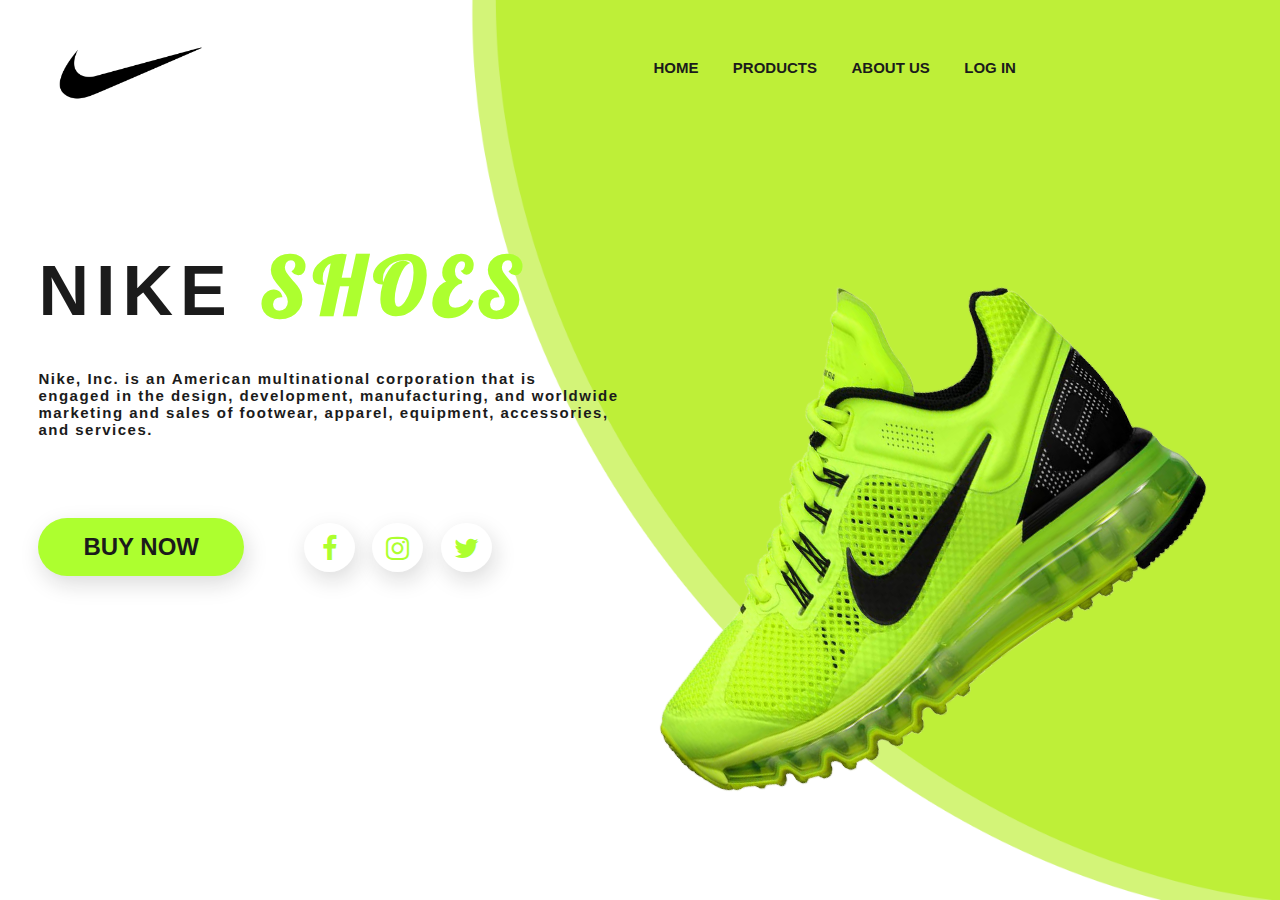
<file: Index.html>
<!DOCTYPE html>
<html lang="en">
<head>
    <meta charset="UTF-8">
    <meta http-equiv="X-UA-Compatible" content="IE=edge">
    <meta name="viewport" content="width=device-width, initial-scale=1.0">
    <link rel="stylesheet" href="https://stackpath.bootstrapcdn.com/font-awesome/4.7.0/css/font-awesome.min.css">
    <link rel="stylesheet" type="text/css" href="style.css">
    <title>Awesome Nike Shoe Landing Page</title>
</head>
<body>
     <div class="container">
         <div class="navbar">
            <img src="images/logo-index-html.png" class="logo">
             <nav>
                <ul class="green">
                    <li><a href="Index.html"class="index-a">Home</a></li>
                    <li><a href="product.html"class="index-a">Products</a></li>
                    <li><a href="about-us.html"class="index-a">About Us</a></li>
                    <li><a href="login.html" class="index-a">Log in</a></li>
                </ul>
             </nav>
          
             
         </div>
         <div class="content">
             <h1><span class="red">Nike</span> <span class="style">Shoes</span></h1>
             <p>Nike, Inc. is an American multinational corporation that is <br>engaged in the design, development, manufacturing, and worldwide <br>marketing and sales of footwear, apparel, equipment, accessories,<br> and services. 
            </p> 
            <div class="text">
                <button class="btn">Buy Now</button>
                <div class="social-media">
                    <a href="https://www.facebook.com/" target="_blank"><i class="fa icons fa-facebook"></i></a>
                    <a href="https://www.instagram.com/" target="_blank"><i class="fa icons fa-instagram"></i></a>
                    <a href="https://twitter.com/?lang=en" target="blank_"><i class="fa icons fa-twitter"></i></a>
                </div>
            </div>       
        </div>
        <img src="images/nike-image-of-index-html.png" class="image">
     </div>
</body>
</html>
</file>
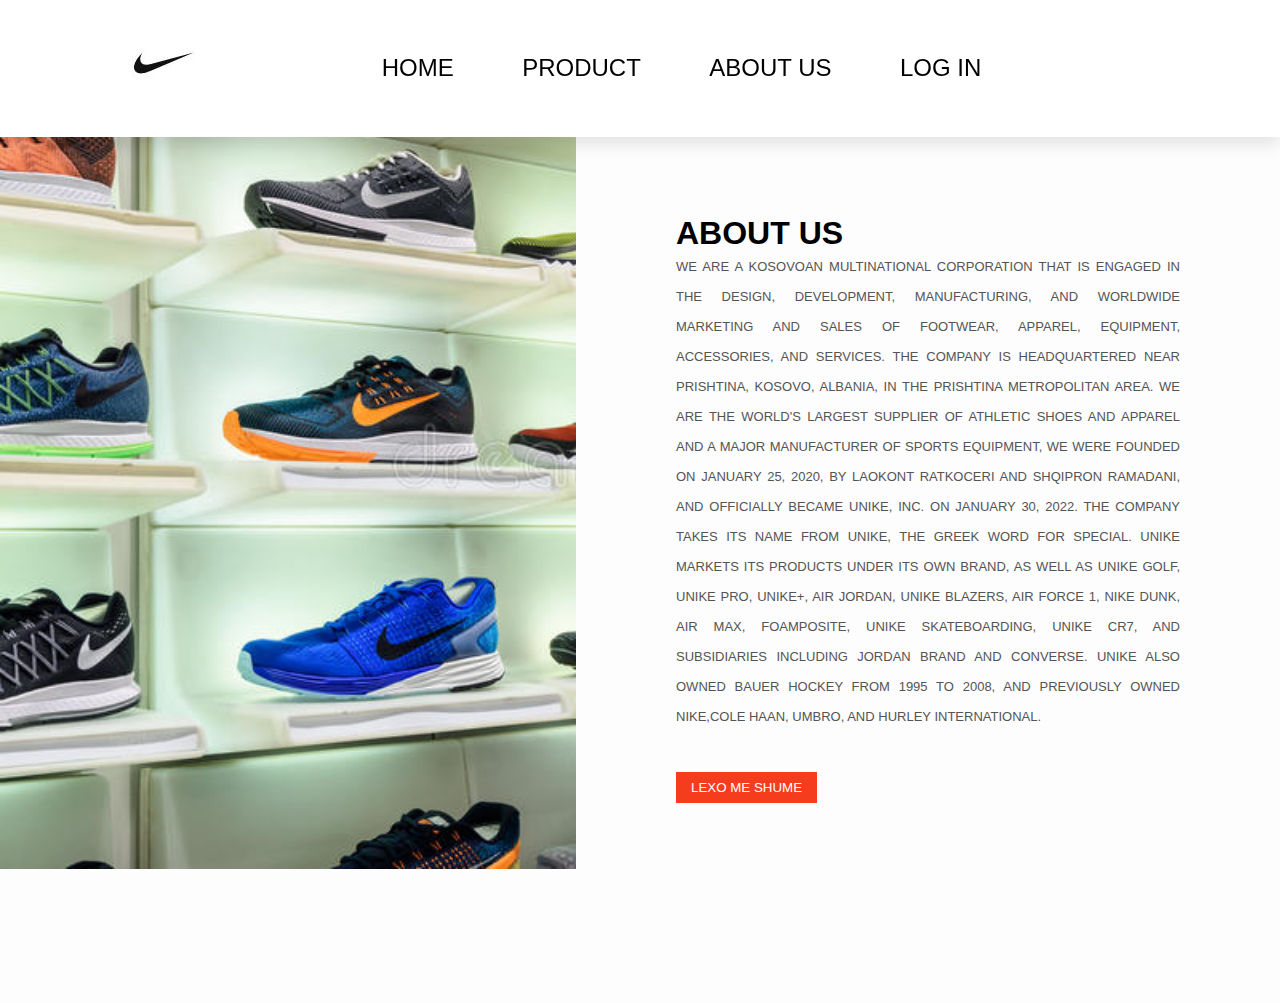
<file: about-us.html>
<!DOCTYPE html>
<html lang="en">
<head>
    
    <meta charset="UTF-8">
    <meta http-equiv="X-UA-Compatible" content="IE=edge">
    <meta name="viewport" content="width=device-width, initial-scale=1.0">
    <title>About Us</title>
    <link rel="stylesheet" href="about-us.css">

</head>
<body>
    <header>
     
        <div href="#" class="logo"><img src="images/Capture-image-of-product-about-us-html.JPG" alt="Nike icon" ></div>
        <nav class="navbar">
            <a href="index.html" class="linkat">Home</a>
            <a href="product.html" class="linkat">Product</a>
            <a href="about-us.html" class="linkat">About us</a>
            <a href="login.html" class="linkat">Log in</a>
        </nav>
      
    </header>
    <div class="about-section">
        <div class="inner-container">
            <h1 class="titulli-about">
                About Us
             
            </h1>
            <p class="text">
                We are a Kosovoan multinational corporation that is engaged in the design, development, manufacturing,
                and worldwide marketing and sales of footwear, apparel, equipment, accessories, and services.
                The company is headquartered near Prishtina, Kosovo, Albania, in the Prishtina metropolitan area.
                We are the world's largest supplier of athletic shoes and apparel and a major manufacturer of sports equipment, 
                We were founded on January 25, 2020, by Laokont Ratkoceri and Shqipron Ramadani, and officially became Unike, Inc.
                on January 30, 2022. The company takes its name from Unike, the Greek word for special. Unike markets its products under its own brand, as well as Unike Golf, Unike Pro, Unike+,
                Air Jordan, Unike Blazers, Air Force 1, Nike Dunk, Air Max, Foamposite, Unike Skateboarding, Unike CR7, and subsidiaries including Jordan Brand and Converse.
                Unike also owned Bauer Hockey from 1995 to 2008, and previously owned Nike,Cole Haan, Umbro, and Hurley International.
                  
            </p>
            <button class="lexo">Lexo me shume</button>
        </div>
    </div>
</body>

</html>
</file>
<file: style.css>
@import url('https://fonts.googleapis.com/css2?family=Lobster&display=swap');

* {
    margin: 0;
    padding: 0;
    font-family: 'Poppins', sans-serif;
}
.container {
    height: 100vh;
    width: 100%;
    background-image: url(images/background-image-of-style-css.png);
    background-position: center;
    background-size: cover;
    padding-right: 5%;
    padding-left: 3%;
    box-sizing: border-box;
    position: relative;
}
.navbar {
    width: 100%;
    height: 15vh;
    margin: auto;
    display: flex;
    align-items: center;
}
.logo {
    width: 180px;
    margin-top: 10px;
    cursor: pointer;
}
nav {
    flex: 1;
    padding-left: 420px;
}
nav ul li {
    display: inline-block;
    list-style: none;
    margin: 0 15px;
}
nav ul li a {
    text-decoration: none;
    color: #1b1b1b;
    text-transform: uppercase;
    font-size: 15px;
    font-weight: 600;
}
a .cart {
    font-size: 60px;
    color: #1b1b1b;
}
a .cart:hover {
    transform: scale(1.1);
    color: rgb(111,167,29);
    transition: all .5s;
}
.content {
    position: relative;
}
h1 {
    text-transform: uppercase;
    font-weight: 800;
    margin-top: 100px;
    letter-spacing: .1em;
    font-size: 70px;
    color: #1b1b1b;
}
h1 .style {
    color: greenyellow;
    font-size: 80px;
    font-weight: 800;
    font-family: 'Lobster', cursive;
}
p {
    font-size: 15px;
    font-weight: 600;
    letter-spacing: .1em;
    margin-top: 35px;
    color: #1b1b1b;
}
.text {
    position: relative;
    display: flex;
    align-items: center;
}
.btn {
    background-color: greenyellow;
    margin-top: 80px;
    padding: 15px 45px;
    text-align: center;
    border: none;
    outline: none;
    transition: .5s;
    text-transform: uppercase;
    color: #1b1b1b;
    cursor: pointer;
    font-weight: 700;
    font-size: 24px;
    display: block;
    border-radius: 30px;
    background-size: 200% auto;
    box-shadow: 3px 8px 22px rgba(22,21,21,.15);
}
.btn:hover {
    transform: scale(1.1);
    transition: all .5s;
}
.social-media {
    font-family: 'Poppins', sans-serif;
    margin-top: 80px;
    margin-left: 50px;
    text-decoration: none;
    font-size: 27px;
 }
 .icons {
    color: greenyellow;
    padding: 12px 12px 10px 12px;
    border-radius: 50%;
    margin-left: 10px;
    width: 27px;
    text-align: center;
    height: 27px;
    background-color: #fff;
    box-shadow: 3px 8px 22px rgba(22, 21, 21, 0.15);
 }
 .icons:hover {
    transform: scale(1.1);
    color: #fff;
    background-color: greenyellow;
    transition: all .5s;
 }
.image {
    position: absolute;
    width: 47%;
    height: 47%;
    bottom: 0;
    margin-bottom: 170px;
    margin-left: 530px;
    transform: rotate(-35deg);
}

a.index-a:hover{
    color: white;

}


@media only screen and (max-width: 375px){
    body {
        width: 342%;
    }
}


.red:hover {
    color: greenyellow;
}


img.logo:hover {
  
    
    transform: scale(1.1);

    transition: all .5s;

}

.index-a:hover{
    transform: scale(1.1);

    transition: all .5s;
}
</file>
<file: about-us.css>
*{
    margin: 0;
    padding: 0;
    font-family: sans-serif;
    box-sizing: border-box;
    text-decoration: none;
    text-transform: uppercase;
    transition: all .2s linear;
    
}




header{
    position: fixed;
    top: 0;
    left: 0;
    right: 0;
    z-index: 1000;
    background: #fff;
    padding: 2rem 9%;
    display: flex;
    align-items: center;
    justify-content: space-between;
    box-shadow: 0 .5rem 1rem rgba(0, 0, 0, .1);
    height: 15.2%;
}
header .logo{
    font-size: 2rem;
    color: #000;
    font-weight: 500;
}
header .navbar a{
    font-size: 1.5rem;
    color: #000;
    margin: 0 2rem;
}
header .navbar a:hover{
    color: orangered;
}
header .icons a{
    font-size: 2rem;
    color: #000;
    margin-left: 1.5rem;
}
header .icons a:hover{
    color: orangered;
}
nav.navbar {
    margin: 0 auto;
}

#menu-bar{
    font-size: 2rem;
    padding: .5rem 1rem;
    border: .1rem solid #000;
    color: #000;
    border-radius: .3rem;
    cursor: pointer;
    display: none;
}
body{
    min-height: 100px;
    display: flex;
    align-self: center;
    justify-content: center;
    background-color: #f1f1f1;

}
.about-section {
    margin-top: 15px;
    background: url(images/nike-show-image-of-about-us-css.jpg) no-repeat ;
    background-size: 100%;
    background-color: #fdfdfd;
    overflow: hidden;
    padding: 100px 0;
}
.inner-container{
    width: 55%;
    float: right;
    background-color: #fdfdfd;
    padding: 100px;
}
.border{
    height: 4px;
    width: 100px;
    background-color: rgb(245,60,28);
}
.text{
    font-size: 13px;
    color: #545454;
    line-height: 30px;
    text-align: justify;
    margin-bottom: 40px;
}
button{
    border: 0;
    padding: 8px 15px;
    background-color: rgb(245,60,28);
    color: #fff;
}
button:hover{
    text-decoration: underline;
}
@media screen and (max-width:1200px) {
     .inner-container{
         padding: 80px;
     }
}
@media screen and (max-width:1000px) {
    .about-section{
        background-size: 100%;
        padding: 100px 40px;
    }
    .inner-container{
        width:  100%;

    }

}
@media screen and (max-width:600px) {
    .about-section{
        padding: 0;
    }   
    .inner-container{
        padding: 60px;
    }
}

@media screen and (width:375px){
    header {
        height: 117px;
    }

    .titulli-about {
        padding-top: 100px;
    }
}
</file>
